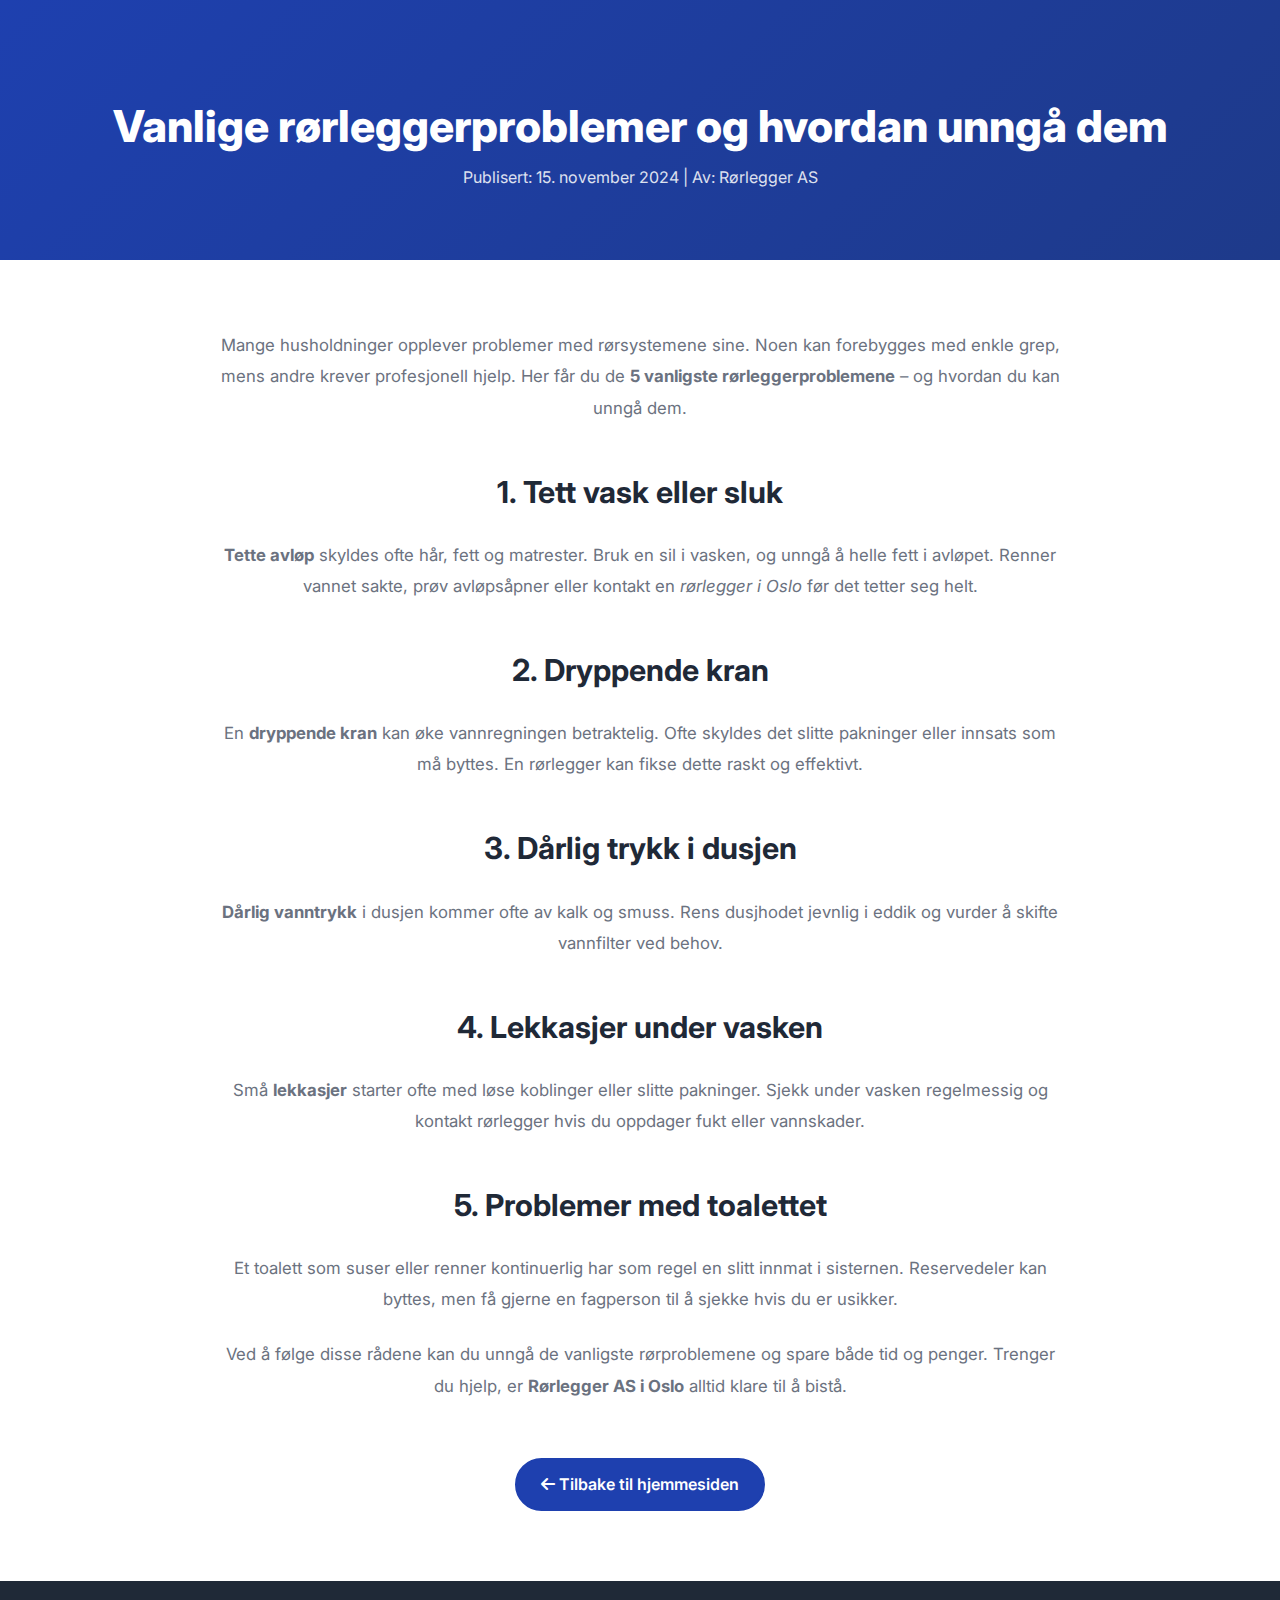
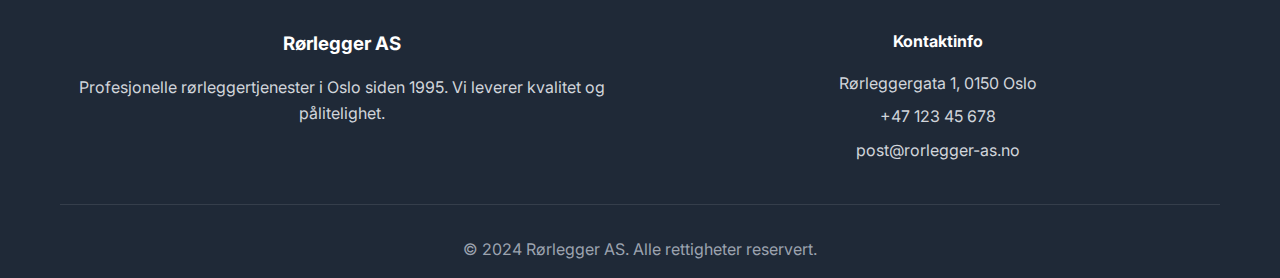
<file: plumber-website/blog1.html>
<!DOCTYPE html>
<html lang="nb">
<head>
    <meta charset="UTF-8">
    <meta name="viewport" content="width=device-width, initial-scale=1.0">
    <title>Vanlige rørleggerproblemer og hvordan unngå dem | Rørlegger Oslo</title>
    <meta name="description" content="Oppdag de 5 vanligste rørleggerproblemene og lær hvordan du kan unngå tette avløp, dryppende kraner og lekkasjer. Forebygg kostbare skader med enkle tips.">
    <meta name="keywords" content="rørleggerproblemer, tette avløp, dryppende kran, dårlig vanntrykk, lekkasje under vask, toalett reparasjon, rørlegger Oslo">
    <link rel="stylesheet" href="styles.css">
    <link href="https://fonts.googleapis.com/css2?family=Inter:wght@300;400;500;600;700&display=swap" rel="stylesheet">
    <link rel="stylesheet" href="https://cdnjs.cloudflare.com/ajax/libs/font-awesome/6.4.0/css/all.min.css">
</head>
<body>
    <header class="blog-header">
        <div class="container">
            <h1>Vanlige rørleggerproblemer og hvordan unngå dem</h1>
            <p class="blog-meta">Publisert: 15. november 2024 | Av: Rørlegger AS</p>
        </div>
    </header>

    <main class="blog-content">
        <div class="container">
            <article>
                <p>Mange husholdninger opplever problemer med rørsystemene sine. Noen kan forebygges med enkle grep, mens andre krever profesjonell hjelp. Her får du de <strong>5 vanligste rørleggerproblemene</strong> – og hvordan du kan unngå dem.</p>

                <h2>1. Tett vask eller sluk</h2>
                <p><strong>Tette avløp</strong> skyldes ofte hår, fett og matrester. Bruk en sil i vasken, og unngå å helle fett i avløpet. Renner vannet sakte, prøv avløpsåpner eller kontakt en <em>rørlegger i Oslo</em> før det tetter seg helt.</p>

                <h2>2. Dryppende kran</h2>
                <p>En <strong>dryppende kran</strong> kan øke vannregningen betraktelig. Ofte skyldes det slitte pakninger eller innsats som må byttes. En rørlegger kan fikse dette raskt og effektivt.</p>

                <h2>3. Dårlig trykk i dusjen</h2>
                <p><strong>Dårlig vanntrykk</strong> i dusjen kommer ofte av kalk og smuss. Rens dusjhodet jevnlig i eddik og vurder å skifte vannfilter ved behov.</p>

                <h2>4. Lekkasjer under vasken</h2>
                <p>Små <strong>lekkasjer</strong> starter ofte med løse koblinger eller slitte pakninger. Sjekk under vasken regelmessig og kontakt rørlegger hvis du oppdager fukt eller vannskader.</p>

                <h2>5. Problemer med toalettet</h2>
                <p>Et toalett som suser eller renner kontinuerlig har som regel en slitt innmat i sisternen. Reservedeler kan byttes, men få gjerne en fagperson til å sjekke hvis du er usikker.</p>

                <p>Ved å følge disse rådene kan du unngå de vanligste rørproblemene og spare både tid og penger. Trenger du hjelp, er <strong>Rørlegger AS i Oslo</strong> alltid klare til å bistå.</p>
            </article>

            <div class="blog-navigation">
                <a href="index.html" class="btn btn-secondary"><i class="fas fa-arrow-left"></i> Tilbake til hjemmesiden</a>
            </div>
        </div>
    </main>

    <footer class="footer">
        <div class="container">
            <div class="footer-content">
                <div class="footer-section">
                    <h3>Rørlegger AS</h3>
                    <p>Profesjonelle rørleggertjenester i Oslo siden 1995. Vi leverer kvalitet og pålitelighet.</p>
                </div>
                <div class="footer-section">
                    <h4>Kontaktinfo</h4>
                    <p>Rørleggergata 1, 0150 Oslo</p>
                    <p>+47 123 45 678</p>
                    <p>post@rorlegger-as.no</p>
                </div>
            </div>
            <div class="footer-bottom">
                <p>&copy; 2024 Rørlegger AS. Alle rettigheter reservert.</p>
            </div>
        </div>
    </footer>
</body>
</html>
</file>
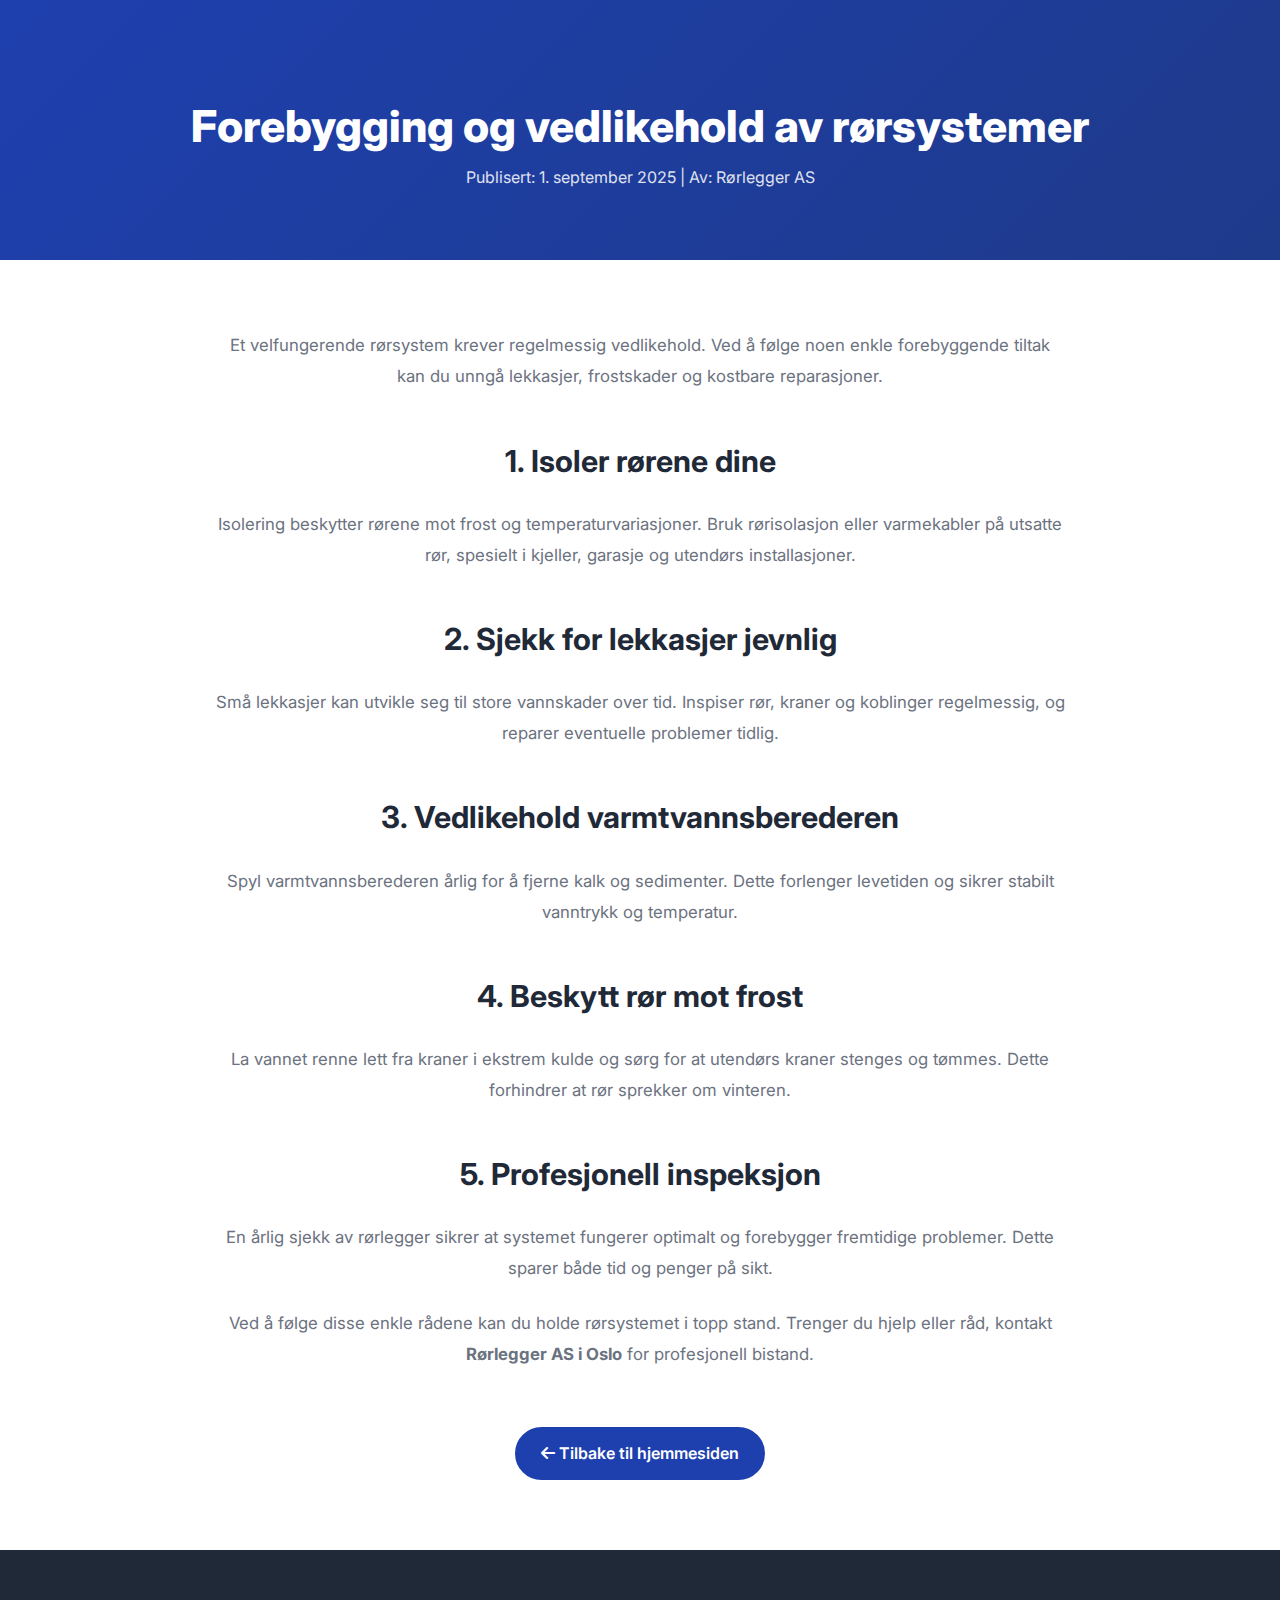
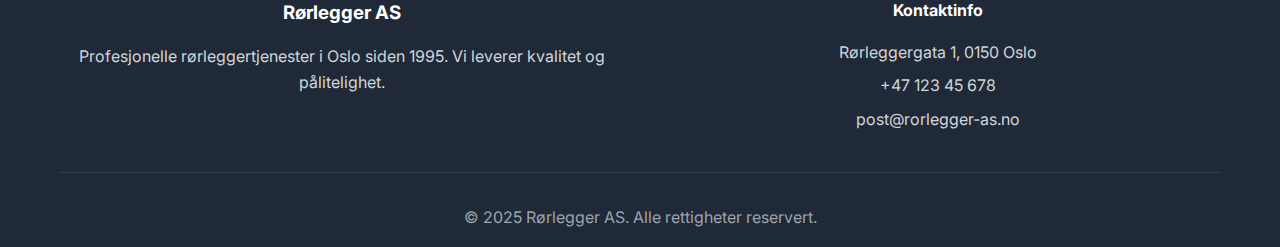
<file: plumber-website/blog2.html>
<!DOCTYPE html>
<html lang="nb">
<head>
    <meta charset="UTF-8">
    <meta name="viewport" content="width=device-width, initial-scale=1.0">
    <title>Forebygging og vedlikehold av rørsystemer | Rørlegger Oslo</title>
    <meta name="description" content="Lær hvordan du forebygger rørproblemer og vedlikeholder rørsystemet ditt. Tips for isolering, inspeksjon og vedlikehold fra Rørlegger AS i Oslo.">
    <meta name="keywords" content="rørvedlikehold, rørforebygging, rørlegger Oslo, lekkasjer, isolere rør, inspeksjon rør, VVS-tips">
    <link rel="stylesheet" href="styles.css">
    <link href="https://fonts.googleapis.com/css2?family=Inter:wght@300;400;500;600;700&display=swap" rel="stylesheet">
    <link rel="stylesheet" href="https://cdnjs.cloudflare.com/ajax/libs/font-awesome/6.4.0/css/all.min.css">
</head>
<body>
    <header class="blog-header">
        <div class="container">
            <h1>Forebygging og vedlikehold av rørsystemer</h1>
            <p class="blog-meta">Publisert: 1. september 2025 | Av: Rørlegger AS</p>
        </div>
    </header>

    <main class="blog-content">
        <div class="container">
            <article>
                <p>Et velfungerende rørsystem krever regelmessig vedlikehold. Ved å følge noen enkle forebyggende tiltak kan du unngå lekkasjer, frostskader og kostbare reparasjoner.</p>

                <h2>1. Isoler rørene dine</h2>
                <p>Isolering beskytter rørene mot frost og temperaturvariasjoner. Bruk rørisolasjon eller varmekabler på utsatte rør, spesielt i kjeller, garasje og utendørs installasjoner.</p>

                <h2>2. Sjekk for lekkasjer jevnlig</h2>
                <p>Små lekkasjer kan utvikle seg til store vannskader over tid. Inspiser rør, kraner og koblinger regelmessig, og reparer eventuelle problemer tidlig.</p>

                <h2>3. Vedlikehold varmtvannsberederen</h2>
                <p>Spyl varmtvannsberederen årlig for å fjerne kalk og sedimenter. Dette forlenger levetiden og sikrer stabilt vanntrykk og temperatur.</p>

                <h2>4. Beskytt rør mot frost</h2>
                <p>La vannet renne lett fra kraner i ekstrem kulde og sørg for at utendørs kraner stenges og tømmes. Dette forhindrer at rør sprekker om vinteren.</p>

                <h2>5. Profesjonell inspeksjon</h2>
                <p>En årlig sjekk av rørlegger sikrer at systemet fungerer optimalt og forebygger fremtidige problemer. Dette sparer både tid og penger på sikt.</p>

                <p>Ved å følge disse enkle rådene kan du holde rørsystemet i topp stand. Trenger du hjelp eller råd, kontakt <strong>Rørlegger AS i Oslo</strong> for profesjonell bistand.</p>
            </article>

            <div class="blog-navigation">
                <a href="index.html" class="btn btn-secondary"><i class="fas fa-arrow-left"></i> Tilbake til hjemmesiden</a>
            </div>
        </div>
    </main>

    <footer class="footer">
        <div class="container">
            <div class="footer-content">
                <div class="footer-section">
                    <h3>Rørlegger AS</h3>
                    <p>Profesjonelle rørleggertjenester i Oslo siden 1995. Vi leverer kvalitet og pålitelighet.</p>
                </div>
                <div class="footer-section">
                    <h4>Kontaktinfo</h4>
                    <p>Rørleggergata 1, 0150 Oslo</p>
                    <p>+47 123 45 678</p>
                    <p>post@rorlegger-as.no</p>
                </div>
            </div>
            <div class="footer-bottom">
                <p>&copy; 2025 Rørlegger AS. Alle rettigheter reservert.</p>
            </div>
        </div>
    </footer>
</body>
</html>
</file>
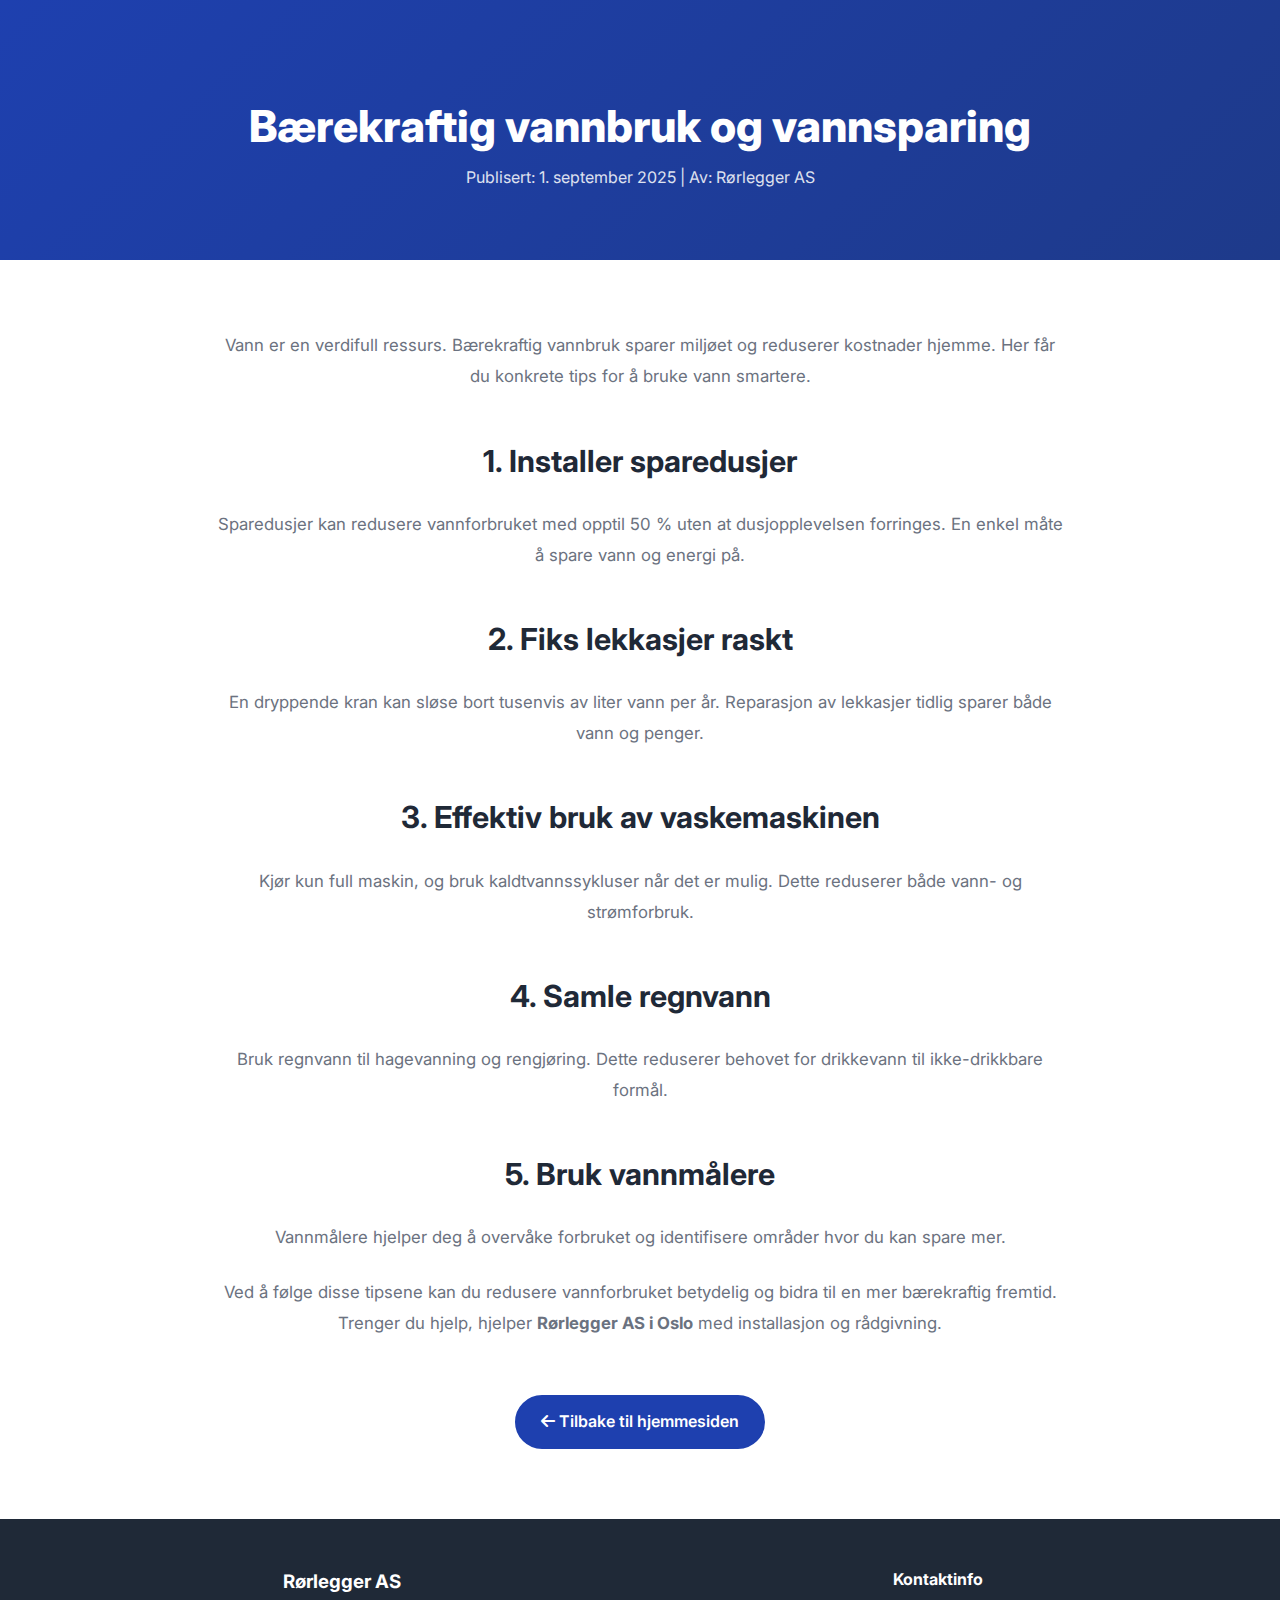
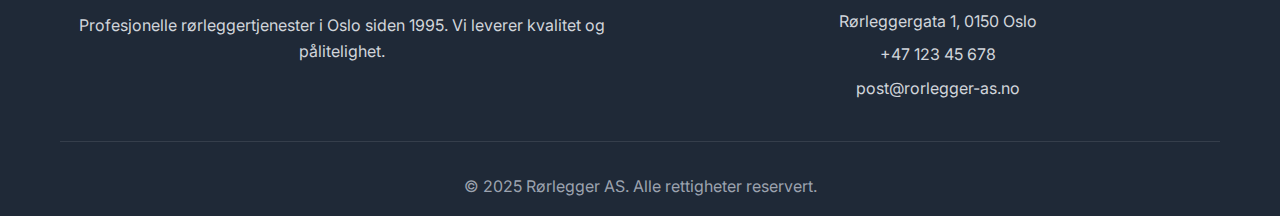
<file: plumber-website/blog3.html>
<!DOCTYPE html>
<html lang="nb">
<head>
    <meta charset="UTF-8">
    <meta name="viewport" content="width=device-width, initial-scale=1.0">
    <title>Bærekraftig vannbruk og vannsparing | Rørlegger Oslo</title>
    <meta name="description" content="Lær hvordan du kan spare vann og bruke det bærekraftig hjemme. Tips om sparedusjer, lekkasjer, regnvann og vannmålere fra Rørlegger AS i Oslo.">
    <meta name="keywords" content="bærekraftig vannbruk, vannsparing, sparedusj, lekkasjer, regnvann, vannmåler, rørlegger Oslo, miljøvennlig vannbruk">
    <link rel="stylesheet" href="styles.css">
    <link href="https://fonts.googleapis.com/css2?family=Inter:wght@300;400;500;600;700&display=swap" rel="stylesheet">
    <link rel="stylesheet" href="https://cdnjs.cloudflare.com/ajax/libs/font-awesome/6.4.0/css/all.min.css">
</head>
<body>
    <header class="blog-header">
        <div class="container">
            <h1>Bærekraftig vannbruk og vannsparing</h1>
            <p class="blog-meta">Publisert: 1. september 2025 | Av: Rørlegger AS</p>
        </div>
    </header>

    <main class="blog-content">
        <div class="container">
            <article>
                <p>Vann er en verdifull ressurs. Bærekraftig vannbruk sparer miljøet og reduserer kostnader hjemme. Her får du konkrete tips for å bruke vann smartere.</p>

                <h2>1. Installer sparedusjer</h2>
                <p>Sparedusjer kan redusere vannforbruket med opptil 50 % uten at dusjopplevelsen forringes. En enkel måte å spare vann og energi på.</p>

                <h2>2. Fiks lekkasjer raskt</h2>
                <p>En dryppende kran kan sløse bort tusenvis av liter vann per år. Reparasjon av lekkasjer tidlig sparer både vann og penger.</p>

                <h2>3. Effektiv bruk av vaskemaskinen</h2>
                <p>Kjør kun full maskin, og bruk kaldtvannssykluser når det er mulig. Dette reduserer både vann- og strømforbruk.</p>

                <h2>4. Samle regnvann</h2>
                <p>Bruk regnvann til hagevanning og rengjøring. Dette reduserer behovet for drikkevann til ikke-drikkbare formål.</p>

                <h2>5. Bruk vannmålere</h2>
                <p>Vannmålere hjelper deg å overvåke forbruket og identifisere områder hvor du kan spare mer.</p>

                <p>Ved å følge disse tipsene kan du redusere vannforbruket betydelig og bidra til en mer bærekraftig fremtid. Trenger du hjelp, hjelper <strong>Rørlegger AS i Oslo</strong> med installasjon og rådgivning.</p>
            </article>

            <div class="blog-navigation">
                <a href="index.html" class="btn btn-secondary"><i class="fas fa-arrow-left"></i> Tilbake til hjemmesiden</a>
            </div>
        </div>
    </main>

    <footer class="footer">
        <div class="container">
            <div class="footer-content">
                <div class="footer-section">
                    <h3>Rørlegger AS</h3>
                    <p>Profesjonelle rørleggertjenester i Oslo siden 1995. Vi leverer kvalitet og pålitelighet.</p>
                </div>
                <div class="footer-section">
                    <h4>Kontaktinfo</h4>
                    <p>Rørleggergata 1, 0150 Oslo</p>
                    <p>+47 123 45 678</p>
                    <p>post@rorlegger-as.no</p>
                </div>
            </div>
            <div class="footer-bottom">
                <p>&copy; 2025 Rørlegger AS. Alle rettigheter reservert.</p>
            </div>
        </div>
    </footer>
</body>
</html>
</file>
<file: plumber-website/styles.css>
/* Reset and Base Styles */
* {
    margin: 0;
    padding: 0;
    box-sizing: border-box;
}

:root {
    --primary-color: #1e40af;
    --primary-dark: #1e3a8a;
    --secondary-color: #3b82f6;
    --accent-color: #f59e0b;
    --text-color: #1f2937;
    --text-light: #6b7280;
    --background: #ffffff;
    --background-alt: #f8fafc;
    --border-color: #e5e7eb;
    --shadow: 0 4px 6px -1px rgba(0, 0, 0, 0.1);
    --shadow-lg: 0 10px 15px -3px rgba(0, 0, 0, 0.1);
}

body {
    font-family: 'Inter', 'Segoe UI', 'Helvetica Neue', 'Arial Unicode MS', 'Arial', sans-serif;
    line-height: 1.6;
    color: var(--text-color);
    overflow-x: hidden;
    text-align: center;
}

.container {
    max-width: 1200px;
    margin: 0 auto;
    padding: 0 20px;
    text-align: center;
}

/* Navigation */
.navbar {
    position: fixed;
    top: 0;
    width: 100%;
    background: rgba(255, 255, 255, 0.95);
    backdrop-filter: blur(10px);
    z-index: 1000;
    padding: 1rem 0;
    transition: all 0.3s ease;
}

.nav-container {
    max-width: 1200px;
    margin: 0 auto;
    padding: 0 20px;
    display: flex;
    justify-content: space-between;
    align-items: center;
}

.nav-logo h2 {
    color: var(--primary-color);
    font-weight: 700;
}

.nav-menu {
    display: flex;
    list-style: none;
    gap: 2rem;
}

.nav-link {
    text-decoration: none;
    color: var(--text-color);
    font-weight: 500;
    transition: color 0.3s ease;
}

.nav-link:hover {
    color: var(--primary-color);
}

.hamburger {
    display: none;
    flex-direction: column;
    cursor: pointer;
}

.bar {
    width: 25px;
    height: 3px;
    background-color: var(--text-color);
    margin: 3px 0;
    transition: 0.3s;
}

/* Hero Section */
.hero {
    min-height: 100vh;
    display: flex;
    align-items: center;
    padding: 100px 20px 50px;
    background: linear-gradient(135deg, var(--background-alt) 0%, var(--background) 100%);
}

.hero-content {
    flex: 1;
    max-width: 600px;
}

.hero-content h1 {
    font-size: 3.5rem;
    font-weight: 700;
    margin-bottom: 1.5rem;
    color: var(--text-color);
    line-height: 1.2;
}

.hero-content p {
    font-size: 1.25rem;
    color: var(--text-light);
    margin-bottom: 2rem;
}

.hero-buttons {
    display: flex;
    gap: 1rem;
    flex-wrap: wrap;
}

.hero-image {
    flex: 1;
    display: flex;
    justify-content: center;
    align-items: center;
}

.placeholder-image {
    background: var(--background-alt);
    border: 2px dashed var(--border-color);
    border-radius: 12px;
    padding: 3rem;
    text-align: center;
    color: var(--text-light);
    min-height: 300px;
    display: flex;
    flex-direction: column;
    justify-content: center;
    align-items: center;
}

.placeholder-image i {
    font-size: 4rem;
    color: var(--primary-color);
    margin-bottom: 1rem;
}

.placeholder-image.small {
    min-height: 200px;
    padding: 2rem;
}

.placeholder-image.small i {
    font-size: 2rem;
}

/* Buttons */
.btn {
    display: inline-block;
    padding: 12px 24px;
    border-radius: 8px;
    text-decoration: none;
    font-weight: 600;
    transition: all 0.3s ease;
    border: none;
    cursor: pointer;
    font-size: 1rem;
}

.btn-primary {
    background: var(--primary-color);
    color: white;
}

.btn-primary:hover {
    background: var(--primary-dark);
    transform: translateY(-2px);
}

.btn-secondary {
    background: transparent;
    color: var(--primary-color);
    border: 2px solid var(--primary-color);
}

.btn-secondary:hover {
    background: var(--primary-color);
    color: white;
}

/* Sections */
section {
    padding: 80px 0;
}

section:nth-child(even) {
    background: var(--background-alt);
}

h2 {
    font-size: 2.5rem;
    font-weight: 700;
    text-align: center;
    margin-bottom: 1rem;
    color: var(--text-color);
}

.section-description {
    text-align: center;
    color: var(--text-light);
    font-size: 1.1rem;
    margin-bottom: 3rem;
    max-width: 600px;
    margin-left: auto;
    margin-right: auto;
}

/* Services */
.services-grid {
    display: grid;
    grid-template-columns: repeat(auto-fit, minmax(280px, 1fr));
    gap: 2rem;
    margin-top: 3rem;
}

.service-card {
    background: white;
    padding: 2rem;
    border-radius: 12px;
    text-align: center;
    box-shadow: var(--shadow);
    transition: all 0.4s cubic-bezier(0.175, 0.885, 0.32, 1.275);
    transform: translateY(50px);
    opacity: 0;
    animation: slideUpFadeIn 0.8s ease forwards;
}

.service-card:nth-child(1) { animation-delay: 0.1s; }
.service-card:nth-child(2) { animation-delay: 0.2s; }
.service-card:nth-child(3) { animation-delay: 0.3s; }
.service-card:nth-child(4) { animation-delay: 0.4s; }
.service-card:nth-child(5) { animation-delay: 0.5s; }
.service-card:nth-child(6) { animation-delay: 0.6s; }

.service-card:hover {
    transform: translateY(-10px) scale(1.02);
    box-shadow: 0 20px 40px rgba(0, 0, 0, 0.15);
    background: linear-gradient(135deg, #ffffff 0%, #f8fafc 100%);
}

.service-card:hover .service-icon {
    transform: scale(1.1);
    background: var(--secondary-color);
}

.service-icon {
    width: 80px;
    height: 80px;
    background: var(--primary-color);
    border-radius: 50%;
    display: flex;
    align-items: center;
    justify-content: center;
    margin: 0 auto 1.5rem;
}

.service-icon i {
    font-size: 2rem;
    color: white;
}

.service-card h3 {
    font-size: 1.5rem;
    margin-bottom: 1rem;
    color: var(--text-color);
}

.service-card p {
    color: var(--text-light);
}

/* About */
.about-content {
    display: grid;
    grid-template-columns: 1fr 1fr;
    gap: 4rem;
    align-items: center;
    margin-top: 3rem;
    text-align: center;
}

.about-text h3 {
    font-size: 1.5rem;
    margin: 2rem 0 1rem;
    color: var(--text-color);
}

.about-text h3:first-child {
    margin-top: 0;
}

.about-text p {
    color: var(--text-light);
    line-height: 1.8;
}

/* Employees */
.employees {
    background: var(--background-alt);
}

.testimonials-carousel {
    position: relative;
    display: flex;
    flex-direction: column;
    align-items: center;
    justify-content: center;
    margin-top: 3rem;
    max-width: 1000px;
    margin-left: auto;
    margin-right: auto;
}

.carousel-container {
    overflow: hidden;
    width: 100%;
    position: relative;
}

.carousel-track {
    display: flex;
    transition: transform 0.5s ease;
}

.testimonial-card {
    flex: 0 0 30%;
    background: white;
    padding: 2rem;
    border-radius: 12px;
    box-shadow: var(--shadow);
    margin: 0 0.5rem;
    text-align: center;
    transition: all 0.4s ease;
    transform: scale(0.8);
    opacity: 0.7;
}

.testimonial-card.active {
    transform: scale(1.1);
    opacity: 1;
    box-shadow: 0 20px 40px rgba(0, 0, 0, 0.15);
    background: linear-gradient(135deg, #ffffff 0%, #f8fafc 100%);
}

.testimonial-card p {
    font-style: italic;
    color: var(--text-light);
    margin-bottom: 1rem;
    line-height: 1.6;
}

.testimonial-card h4 {
    color: var(--primary-color);
    font-weight: 600;
}

/* Star Ratings */
.testimonial-rating {
    display: flex;
    justify-content: center;
    margin: 1rem 0;
}

.testimonial-rating::before {
    content: "★★★★★";
    font-size: 1.2rem;
    color: #ddd;
    letter-spacing: 0.1rem;
}

.testimonial-rating[data-rating="5"]::before {
    content: "★★★★★";
    color: #ffd700;
}

.testimonial-rating[data-rating="4"]::before {
    content: "★★★★☆";
    color: #ffd700;
}

.testimonial-rating[data-rating="3"]::before {
    content: "★★★☆☆";
    color: #ffd700;
}

.testimonial-rating[data-rating="2"]::before {
    content: "★★☆☆☆";
    color: #ffd700;
}

.testimonial-rating[data-rating="1"]::before {
    content: "★☆☆☆☆";
    color: #ffd700;
}

.carousel-arrow {
    background: var(--primary-color);
    color: white;
    border: none;
    width: 50px;
    height: 50px;
    border-radius: 50%;
    display: flex;
    align-items: center;
    justify-content: center;
    cursor: pointer;
    transition: all 0.3s ease;
    z-index: 10;
    position: absolute;
    top: 50%;
    transform: translateY(-50%);
}

.carousel-arrow:hover {
    background: var(--primary-dark);
    transform: translateY(-50%) scale(1.1);
}

.left-arrow {
    left: -25px;
    position: absolute;
}

.right-arrow {
    right: 10px;
    z-index: 10000 !important;
    position: absolute !important;
}

.carousel-indicators {
    display: flex;
    justify-content: center;
    gap: 0.5rem;
    margin-top: 2rem;
}

.indicator {
    width: 12px;
    height: 12px;
    border-radius: 50%;
    background: var(--border-color);
    cursor: pointer;
    transition: background 0.3s ease;
}

.indicator.active {
    background: var(--primary-color);
}

/* Employees Carousel */
.employees-carousel {
    position: relative;
    display: flex;
    flex-direction: column;
    align-items: center;
    justify-content: center;
    margin-top: 3rem;
    max-width: 1000px;
    margin-left: auto;
    margin-right: auto;
}

.employee-card {
    flex: 0 0 30%;
    background: white;
    padding: 2rem;
    border-radius: 12px;
    box-shadow: var(--shadow);
    margin: 0 0.5rem;
    text-align: center;
    transition: all 0.4s ease;
    transform: scale(0.8);
    opacity: 0.7;
}

.employee-card.active {
    transform: scale(1.1);
    opacity: 1;
    box-shadow: 0 20px 40px rgba(0, 0, 0, 0.15);
    background: linear-gradient(135deg, #ffffff 0%, #f8fafc 100%);
}

.employee-card img {
    width: 120px;
    height: 120px;
    border-radius: 50%;
    object-fit: cover;
    margin-bottom: 1rem;
    border: 4px solid var(--primary-color);
}

.employee-card h3 {
    font-size: 1.25rem;
    margin-bottom: 0.5rem;
    color: var(--text-color);
}

.employee-card p {
    color: var(--text-light);
    font-weight: 500;
}

/* BLOG GRID */
.blog-grid {
    display: grid;
    grid-template-columns: repeat(auto-fit, minmax(260px, 1fr));
    gap: 2rem;
    margin-top: 4rem;
    padding: 0 1rem;
}

/* BLOG CARD */
.blog-post {
    background: #fff;
    border-radius: 16px;
    overflow: hidden;
    box-shadow: 0 8px 24px rgba(0, 0, 0, 0.08);
    transform: translateY(0);
    opacity: 1;
    transition: transform 0.3s ease, box-shadow 0.3s ease;
}

.blog-post:hover {
    transform: translateY(-6px);
    box-shadow: 0 16px 32px rgba(0, 0, 0, 0.12);
}

/* BLOG IMAGE */
.blog-image {
    height: 220px;
    background: var(--background-alt);
    display: flex;
    align-items: center;
    justify-content: center;
    overflow: hidden;
}

.blog-image img {
    width: 100%;
    height: 100%;
    object-fit: cover;
    transition: transform 0.4s ease;
}

.blog-post:hover .blog-image img {
    transform: scale(1.08);
}

/* BLOG TEXT */
.blog-post h3 {
    font-size: 1.4rem;
    margin: 1.25rem 1.25rem 0.75rem;
    color: var(--text-color);
    font-weight: 700;
    line-height: 1.4;
}

.blog-post p {
    color: var(--text-light);
    margin: 0 1.25rem 1.25rem;
    line-height: 1.7;
    font-size: 1rem;
}

/* READ MORE LINK */
.read-more {
    display: inline-block;
    margin: 0 1.25rem 1.5rem;
    color: var(--primary-color);
    text-decoration: none;
    font-weight: 600;
    font-size: 0.95rem;
    transition: color 0.3s ease;
}

.read-more:hover {
    color: var(--primary-dark);
}

/* INDIVIDUAL BLOG HEADER */
.blog-header {
    background: linear-gradient(135deg, var(--primary-color), var(--primary-dark));
    color: #fff;
    padding: 100px 20px 70px;
    text-align: center;
}

.blog-header h1 {
    font-size: 2.75rem;
    font-weight: 800;
    margin-bottom: 0.75rem;
    line-height: 1.2;
}

.blog-meta {
    font-size: 1rem;
    opacity: 0.85;
}

/* BLOG CONTENT */
.blog-content {
    padding: 70px 20px;
    background: var(--background);
}

.blog-content article {
    max-width: 850px;
    margin: 0 auto;
    line-height: 1.85;
    font-size: 1.05rem;
}

.blog-content h2 {
    font-size: 1.9rem;
    margin: 2.5rem 0 1.25rem;
    color: var(--text-color);
    font-weight: 700;
}

.blog-content p {
    margin-bottom: 1.5rem;
    color: var(--text-light);
    font-size: 1.05rem;
}

/* BLOG NAVIGATION */
.blog-navigation {
    text-align: center;
    margin-top: 3.5rem;
}

.blog-navigation .btn {
    display: inline-block;
    padding: 0.75rem 1.5rem;
    border-radius: 50px;
    font-weight: 600;
    background: var(--primary-color);
    color: #fff;
    text-decoration: none;
    transition: background 0.3s ease, transform 0.2s ease;
}

.blog-navigation .btn:hover {
    background: var(--primary-dark);
    transform: translateY(-3px);
}



/* Contact */
.contact-content {
    display: grid;
    grid-template-columns: 1fr 1fr;
    gap: 4rem;
    margin-top: 3rem;
    text-align: center;
}

.contact-info {
    display: flex;
    flex-direction: column;
    gap: 2rem;
}

.contact-item {
    display: flex;
    align-items: center;
    gap: 1rem;
}

.contact-item i {
    width: 50px;
    height: 50px;
    background: var(--primary-color);
    color: white;
    border-radius: 50%;
    display: flex;
    align-items: center;
    justify-content: center;
    font-size: 1.25rem;
}

.contact-item h3 {
    font-size: 1.1rem;
    margin-bottom: 0.5rem;
    color: var(--text-color);
}

.contact-item p {
    color: var(--text-light);
}

.contact-form {
    background: white;
    padding: 2rem;
    border-radius: 12px;
    box-shadow: var(--shadow);
}

.form-group {
    margin-bottom: 1.5rem;
}

.form-group input,
.form-group textarea {
    width: 100%;
    padding: 12px;
    border: 2px solid var(--border-color);
    border-radius: 8px;
    font-size: 1rem;
    transition: border-color 0.3s ease;
}

.form-group input:focus,
.form-group textarea:focus {
    outline: none;
    border-color: var(--primary-color);
}

.form-group textarea {
    resize: vertical;
    min-height: 120px;
}

/* Footer */
.footer {
    background: var(--text-color);
    color: white;
    padding: 3rem 0 1rem;
}

.footer-content {
    display: grid;
    grid-template-columns: repeat(auto-fit, minmax(250px, 1fr));
    gap: 2rem;
    margin-bottom: 2rem;
}

.footer-section h3,
.footer-section h4 {
    margin-bottom: 1rem;
    color: white;
}

.footer-section p {
    color: #d1d5db;
    line-height: 1.6;
    margin-bottom: 0.5rem;
}

.social-links {
    display: flex;
    gap: 1rem;
}

.social-links a {
    width: 40px;
    height: 40px;
    background: rgba(255, 255, 255, 0.1);
    border-radius: 50%;
    display: flex;
    align-items: center;
    justify-content: center;
    color: white;
    text-decoration: none;
    transition: background 0.3s ease;
}

.social-links a:hover {
    background: var(--primary-color);
}

.footer-bottom {
    text-align: center;
    padding-top: 2rem;
    border-top: 1px solid rgba(255, 255, 255, 0.1);
    color: #9ca3af;
}

/* Responsive Design */
@media (max-width: 768px) {
    .hamburger {
        display: flex;
    }
    
    .nav-menu {
        position: fixed;
        left: -100%;
        top: 70px;
        flex-direction: column;
        background-color: white;
        width: 100%;
        text-align: center;
        transition: 0.3s;
        box-shadow: var(--shadow);
        padding: 2rem 0;
    }
    
    .nav-menu.active {
        left: 0;
    }
    
    .hero {
        flex-direction: column;
        text-align: center;
        padding: 120px 20px 50px;
    }
    
    .hero-content h1 {
        font-size: 2.5rem;
    }
    
    .hero-buttons {
        justify-content: center;
    }
    
    .hero-image {
        margin-top: 3rem;
    }
    
    .about-content,
    .contact-content {
        grid-template-columns: 1fr;
        gap: 2rem;
    }
    
    .services-grid,
    .blog-grid {
        grid-template-columns: 1fr;
    }
    
    h2 {
        font-size: 2rem;
    }
    
    .container {
        padding: 0 15px;
    }
}



@media (max-width: 480px) {
    .hero-content h1 {
        font-size: 2rem;
    }
    
    .btn {
        padding: 10px 20px;
        font-size: 0.9rem;
    }
    
    .service-card,
    .blog-post {
        padding: 1.5rem;
    }
    
    .contact-form {
        padding: 1.5rem;
    }
}

/* Animations */
@keyframes slideUpFadeIn {
    from {
        transform: translateY(50px);
        opacity: 0;
    }
    to {
        transform: translateY(0);
        opacity: 1;
    }
}

@keyframes fadeInUp {
    from {
        transform: translateY(30px);
        opacity: 0;
    }
    to {
        transform: translateY(0);
        opacity: 1;
    }
}

/* Animated elements */
.hero-content h1,
.hero-content p,
.hero-buttons {
    animation: fadeInUp 1s ease forwards;
}

.hero-content h1 {
    animation-delay: 0.2s;
}

.hero-content p {
    animation-delay: 0.4s;
}

.hero-buttons {
    animation-delay: 0.6s;
}

.about-text h3,
.about-text p {
    animation: fadeInUp 0.8s ease forwards;
}

.about-text h3:nth-child(1) { animation-delay: 0.2s; }
.about-text h3:nth-child(2) { animation-delay: 0.3s; }
.about-text h3:nth-child(3) { animation-delay: 0.4s; }
.about-text p:nth-child(2) { animation-delay: 0.5s; }
.about-text p:nth-child(4) { animation-delay: 0.6s; }
.about-text p:nth-child(6) { animation-delay: 0.7s; }

.blog-post {
    animation: slideUpFadeIn 0.8s ease forwards;
}

.blog-post:nth-child(1) { animation-delay: 0.2s; }
.blog-post:nth-child(2) { animation-delay: 0.3s; }
.blog-post:nth-child(3) { animation-delay: 0.4s; }

.contact-item,
.contact-form {
    animation: fadeInUp 0.8s ease forwards;
}

.contact-item:nth-child(1) { animation-delay: 0.2s; }
.contact-item:nth-child(2) { animation-delay: 0.3s; }
.contact-item:nth-child(3) { animation-delay: 0.4s; }
.contact-item:nth-child(4) { animation-delay: 0.5s; }
.contact-form { animation-delay: 0.6s; }

/* Improved hover animations */
.blog-post {
    transition: all 0.4s cubic-bezier(0.175, 0.885, 0.32, 1.275);
    transform: translateY(30px);
    opacity: 0;
}

.blog-post:hover {
    transform: translateY(-8px) scale(1.03);
    box-shadow: 0 25px 50px rgba(0, 0, 0, 0.15);
}

.contact-form {
    transition: all 0.4s ease;
    transform: translateY(30px);
    opacity: 0;
}

.contact-form:hover {
    transform: translateY(-5px);
    box-shadow: 0 20px 40px rgba(0, 0, 0, 0.1);
}

.contact-item {
    transition: all 0.3s ease;
    transform: translateX(-20px);
    opacity: 0;
}

.contact-item:hover {
    transform: translateX(0) scale(1.05);
}

.about-image .placeholder-image {
    transition: all 0.4s ease;
    transform: translateX(30px);
    opacity: 0;
    animation: slideUpFadeIn 1s ease forwards;
    animation-delay: 0.8s;
}

.about-image .placeholder-image:hover {
    transform: translateX(0) scale(1.02);
    box-shadow: var(--shadow-lg);
}

/* Smooth scrolling */
html {
    scroll-behavior: smooth;
}

/* Active navigation link */
.nav-link.active {
    color: var(--primary-color);
    font-weight: 600;
}
</file>
